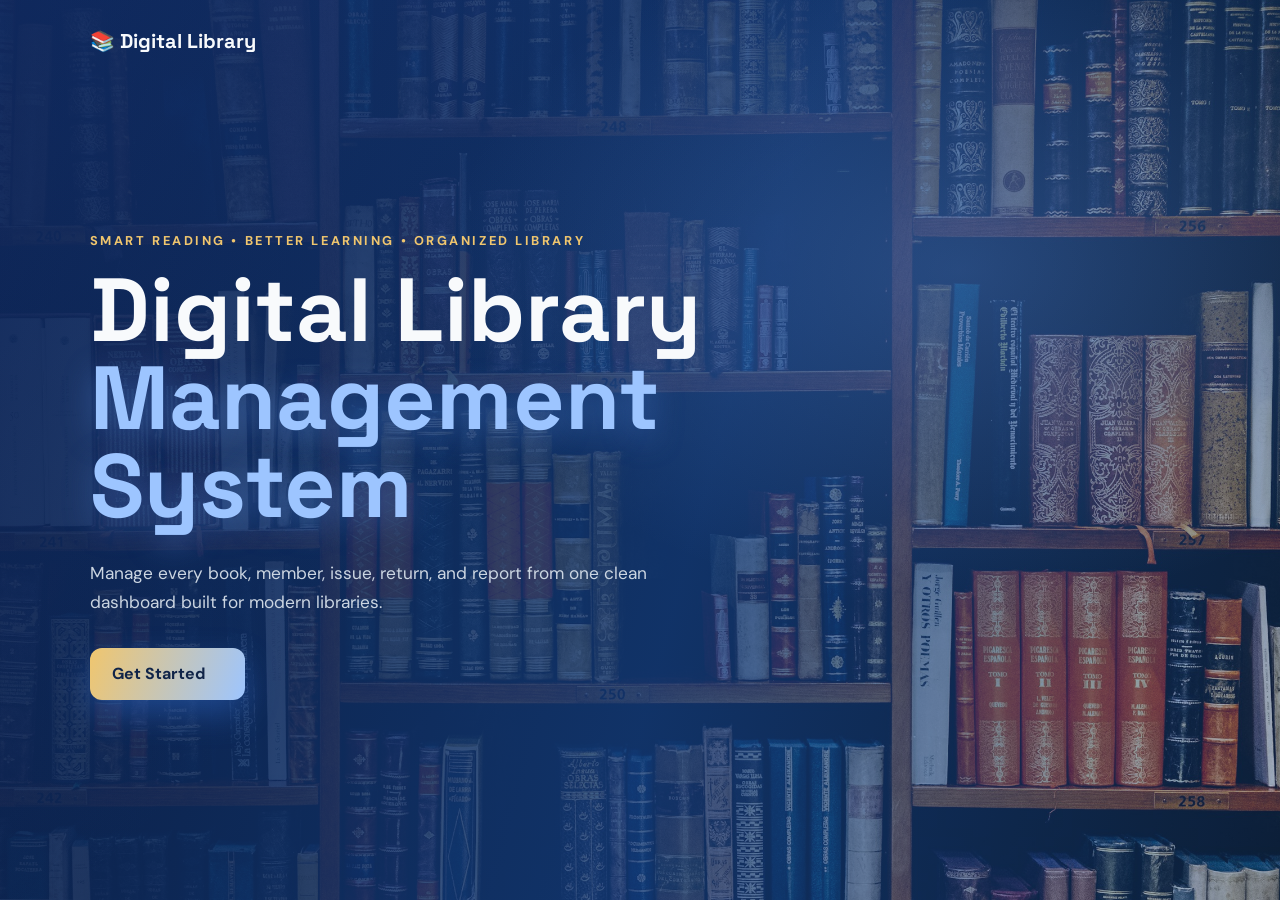
<file: index.html>
<!DOCTYPE html>
<html lang="en">

<head>
    <meta charset="UTF-8">
    <meta name="viewport" content="width=device-width, initial-scale=1.0">

    <title>Digital Library Management System</title>

    <link rel="stylesheet" href="css/style.css">
</head>

<body>

    <!-- Navigation -->
    <header class="navbar">
        <div class="logo">
            📚 Digital Library
        </div>
    </header>


    <!-- Welcome Section -->
    <main class="hero">

        <div class="overlay"></div>

        <div class="hero-content">

            <p class="tagline">
                Smart reading • Better learning • Organized library
            </p>

            <h1>
                Digital Library
                <span>Management System</span>
            </h1>

            <p class="description">
                Manage every book, member, issue, return, and report from one clean dashboard built for modern libraries.
            </p>

            <div class="hero-actions">
                <a href="page/login.html" class="start-btn">
                    Get Started
                    <span></span>
                </a>
            </div>

          
        </div>

    </main>


</body>
</html>
</file>
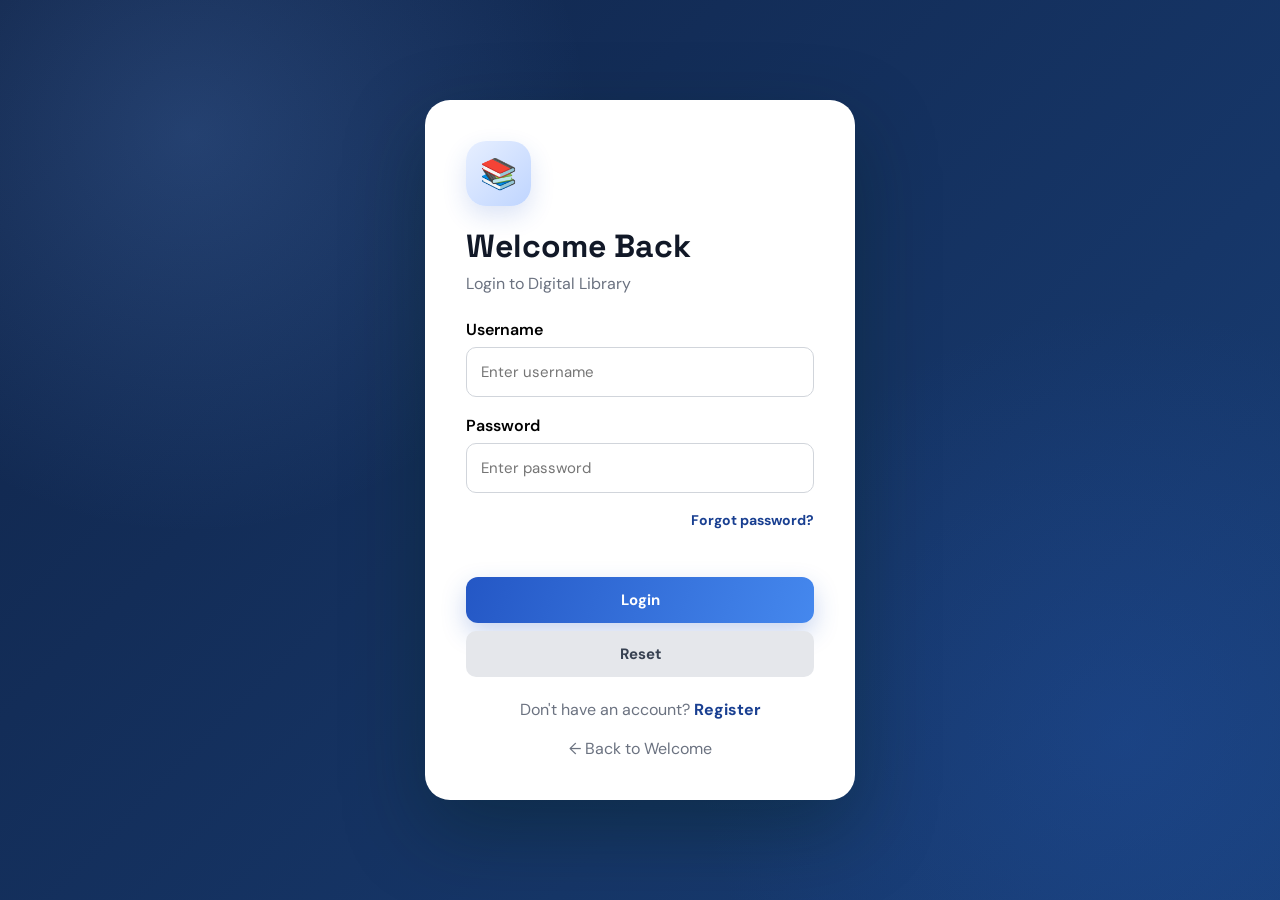
<file: page/dashbord.html>
<!DOCTYPE html>
<html lang="en">
<head>
    <meta charset="UTF-8">
    <meta name="viewport" content="width=device-width, initial-scale=1.0">
    <title>Dashboard | Digital Library</title>
    <link rel="stylesheet" href="../css/dashbord.css">
</head>
<body>
    <div class="dashboard-shell">
        <header class="topbar">
            <a class="brand" href="#dashboardSection" data-section="dashboardSection">
                <span class="brand-mark">📚</span>
                <span>Digital Library</span>
            </a>
            <nav class="nav-menu" aria-label="Main navigation">
                <a href="#dashboardSection" data-section="dashboardSection" class="active">Dashboard</a>
                <a href="#booksSection" data-section="booksSection">Books</a>
                <a href="#membersSection" data-section="membersSection">Members</a>
                <a href="#issueSection" data-section="issueSection">Issue Book</a>
                <a href="#returnSection" data-section="returnSection">Return Book</a>
                <a href="#reportsSection" data-section="reportsSection">Reports</a>
                <a href="#settingsSection" data-section="settingsSection">Settings</a>
                <a href="#aboutSection" data-section="aboutSection">About</a>
                <a href="#" class="logout" onclick="logout()">Logout</a>
            </nav>
        </header>

        <main class="main-content">
            <section class="dashboard-content dashboard-page" id="dashboardSection">
                <div class="welcome-block">
                    <h1>Welcome to Dashboard</h1>
                    <p>Digital Library Management System</p>
                </div>
                <div class="dashboard-metrics" aria-label="Library overview">
                    <a class="metric-card" href="#booksSection" data-section="booksSection">
                        <span class="metric-icon">📚</span>
                        <span class="metric-value" id="dashboardBookCount">0</span>
                        <span class="metric-label">Book titles</span>
                        <span class="metric-trend">View collection <span aria-hidden="true">↗</span></span>
                    </a>
                    <a class="metric-card" href="#membersSection" data-section="membersSection">
                        <span class="metric-icon">👥</span>
                        <span class="metric-value" id="dashboardMemberCount">0</span>
                        <span class="metric-label">Library members</span>
                        <span class="metric-trend">View members <span aria-hidden="true">↗</span></span>
                    </a>
                    <a class="metric-card" href="#returnSection" data-section="returnSection">
                        <span class="metric-icon">📖</span>
                        <span class="metric-value" id="dashboardIssuedCount">0</span>
                        <span class="metric-label">Copies on loan</span>
                        <span class="metric-trend">Track active loans <span aria-hidden="true">↗</span></span>
                    </a>
                    <a class="metric-card" href="#issueSection" data-section="issueSection">
                        <span class="metric-icon">✨</span>
                        <span class="metric-value" id="dashboardAvailableCount">0</span>
                        <span class="metric-label">Available copies</span>
                        <span class="metric-trend">Issue a book <span aria-hidden="true">↗</span></span>
                    </a>
                </div>
                <div class="card-grid">
                    <a class="info-card" href="#booksSection" data-section="booksSection">
                        <div class="icon-box book-icon">📚</div>
                        <h2>Books</h2>
                        <p>Manage all library books and book details.</p>
                        <span class="card-button">View Books</span>
                    </a>
                    <a class="info-card" href="#membersSection" data-section="membersSection">
                        <div class="icon-box member-icon">👥</div>
                        <h2>Members</h2>
                        <p>Add, view and manage library members.</p>
                        <span class="card-button">View Members</span>
                    </a>
                    <a class="info-card" href="#issueSection" data-section="issueSection">
                        <div class="icon-box issue-icon">📤</div>
                        <h2>Issue Book</h2>
                        <p>Issue books to registered library members.</p>
                        <span class="card-button">Issue Book</span>
                    </a>
                    <a class="info-card" href="#returnSection" data-section="returnSection">
                        <div class="icon-box return-icon">📥</div>
                        <h2>Return Book</h2>
                        <p>Track and complete returned books.</p>
                        <span class="card-button">Return Book</span>
                    </a>
                    <a class="info-card" href="#reportsSection" data-section="reportsSection">
                        <div class="icon-box report-icon">📊</div>
                        <h2>Reports</h2>
                        <p>Check library overview and activity.</p>
                        <span class="card-button">View Reports</span>
                    </a>
                    <a class="info-card" href="#aboutSection" data-section="aboutSection">
                        <div class="icon-box about-icon">ℹ️</div>
                        <h2>About</h2>
                        <p>Learn more about the library system.</p>
                        <span class="card-button">About</span>
                    </a>
                </div>
            </section>

            <section class="management-section" id="booksSection" hidden>
                <div class="section-heading">
                    <div><h1>Book Management</h1><p class="section-description">Add, edit, search and manage books.</p></div>
                    <button id="showBookForm" class="action-btn" type="button">+ Add Book</button>
                </div>
                <div class="book-search book-search-row">
                    <input id="bookSearch" type="search" aria-label="Search books" placeholder="Search by ID, name, author, category...">
                    <button id="clearBookSearch" class="clear-btn" type="button">Clear</button>
                </div>
                <div class="book-bulk-actions">
                    <label class="select-all"><input id="selectAllBooks" type="checkbox"> Select All</label>
                    <button id="deleteSelectedBooks" class="delete-selected-btn" type="button">▣ Delete Selected</button>
                </div>
                <p id="bookSelectionCount" class="selection-count" aria-live="polite">0 books selected</p>
                <div class="table-wrapper">
                    <table class="book-table">
                        <thead>
                            <tr>
                                <th class="select-column">Select <input id="booksHeaderSelectAll" type="checkbox" aria-label="Select all visible books"></th>
                                <th>Book ID</th>
                                <th>Book Name</th>
                                <th>Author</th>
                                <th>Category</th>
                                <th>Publisher</th>
                                <th>Year</th>
                                <th>Quantity</th>
                                <th>Action</th>
                            </tr>
                        </thead>
                        <tbody id="booksList"></tbody>
                    </table>
                </div>
            </section>

            <section class="management-section" id="membersSection" hidden>
                <div class="section-heading">
                    <div><h1>Member Management</h1><p class="section-description">Add, edit, search and manage library members.</p></div>
                    <button id="showMemberForm" class="action-btn" type="button">+ Add Member</button>
                </div>
                <div class="book-search">
                    <label for="memberSearch">Search members</label>
                    <input id="memberSearch" type="search" placeholder="Search by member ID or name">
                </div>
                <p id="memberStatusMessage" class="form-message" aria-live="polite"></p>
                <div class="table-wrapper">
                    <table class="book-table member-table">
                        <thead><tr><th>Member ID</th><th>Name</th><th>Email</th><th>Mobile</th><th>Action</th></tr></thead>
                        <tbody id="membersList"></tbody>
                    </table>
                </div>
            </section>

            <section class="management-section" id="issueSection" hidden>
                <div class="issue-page-heading">
                    <p class="eyebrow">Library Management</p>
                    <h1>Issue a Book</h1>
                    <p>Assign an available book to a registered member and track active loans.</p>
                </div>
                <div class="issue-card">
                    <div class="issue-card-heading">
                        <h2>New Issue</h2>
                        <p>Select a member and a book to issue.</p>
                    </div>
                    <form id="issueForm" class="data-form issue-form">
                        <label class="issue-field" for="issueMember">Member Name
                            <select id="issueMember" required><option value="">Select Member</option></select>
                        </label>
                        <label class="issue-field" for="issueBook">Book Name
                            <select id="issueBook" required><option value="">Select Book</option></select>
                        </label>
                        <label class="issue-field" for="issueQuantity">Quantity
                            <input id="issueQuantity" type="number" value="1" min="1" step="1" required>
                        </label>
                        <label class="issue-field" for="issueDate">Issue Date
                            <input id="issueDate" type="date" required>
                        </label>
                        <label class="issue-field" for="issueReturnDate">Due Date
                            <input id="issueReturnDate" type="date" required>
                        </label>
                        <button class="action-btn" type="submit">Issue Book</button>
                    </form>
                </div>
                <p id="issueMessage" class="form-message" aria-live="polite"></p>
                <div id="issuedList" class="data-list"></div>
            </section>

            <section class="management-section" id="returnSection" hidden>
                <h1 class="return-page-title">Return Book</h1>
                <div class="return-table-wrapper">
                    <table class="return-table">
                        <thead>
                            <tr>
                                <th>Issue ID</th>
                                <th>Member Name</th>
                                <th>Book Name</th>
                                <th>Quantity</th>
                                <th>Issue Date</th>
                                <th>Return Date</th>
                                <th>Status</th>
                                <th>Action</th>
                            </tr>
                        </thead>
                        <tbody id="returnTableBody"></tbody>
                    </table>
                </div>
                <p id="returnMessage" class="form-message" aria-live="polite"></p>
                <div class="return-reports">
                    <h2>Library Reports</h2>
                    <div id="returnReportSummary" class="report-summary"></div>
                </div>
            </section>

            <section class="management-section" id="reportsSection" hidden>
                <div class="reports-heading">
                    <h1>Library Reports</h1>
                    <p>View your library summary and book details.</p>
                </div>
                <div id="reportSummary" class="report-summary"></div>
                <div class="book-report-card">
                    <h2>Book Details Report</h2>
                    <label class="report-search-label" for="reportBookSearch">Search books</label>
                    <input id="reportBookSearch" class="report-book-search" type="search" placeholder="Search by Book ID, name, author or category...">
                    <div class="report-table-wrapper">
                        <table class="report-book-table">
                            <thead>
                                <tr>
                                    <th>Book ID</th>
                                    <th>Book Name</th>
                                    <th>Author</th>
                                    <th>Category</th>
                                    <th>Quantity</th>
                                </tr>
                            </thead>
                            <tbody id="reportBooksList"></tbody>
                        </table>
                    </div>
                </div>
            </section>

            <section class="management-section" id="aboutSection" hidden>
                <div class="section-heading"><div><p class="eyebrow">Digital Library</p><h1>About</h1></div></div>
                <p class="about-copy">Manage books, members, issue records, and returns from one simple dashboard.</p>
            </section>

            <section class="management-section" id="settingsSection" hidden>
                <div class="section-heading"><div><p class="eyebrow">Preferences</p><h1>Settings</h1></div></div>
                <form id="settingsForm" class="data-form settings-form">
                    <div class="setting-field"><label for="libraryName">Library name</label><input id="libraryName" type="text" required></div>
                    <div class="setting-field"><label for="libraryEmail">Library email</label><input id="libraryEmail" type="email" required></div>
                    <div class="setting-field"><label for="libraryPhone">Library phone</label><input id="libraryPhone" type="tel"></div>
                    <div class="setting-field"><label for="libraryAddress">Library address</label><input id="libraryAddress" type="text"></div>
                    <div class="setting-field"><label for="loanPeriodDays">Loan period (days)</label><input id="loanPeriodDays" type="number" min="1" required></div>
                    <div class="setting-field"><label for="maxBooksPerMember">Maximum books per member</label><input id="maxBooksPerMember" type="number" min="1" required></div>
                    <div class="setting-field"><label for="overdueFine">Overdue fine per day</label><input id="overdueFine" type="number" min="0" step="0.01" required></div>
                    <div class="setting-field">
                        <label id="openingTimeLabel">Opening time</label>
                        <div class="time-inputs" role="group" aria-labelledby="openingTimeLabel">
                            <input id="openingTimeHour" type="number" min="1" max="12" placeholder="HH" aria-label="Opening time hour">
                            <span>:</span><input id="openingTimeMinute" type="number" min="0" max="59" placeholder="MM" aria-label="Opening time minute">
                            <select id="openingTimePeriod" aria-label="Opening time AM or PM"><option value="AM">AM</option><option value="PM">PM</option></select>
                        </div>
                    </div>
                    <div class="setting-field">
                        <label id="closingTimeLabel">Closing time</label>
                        <div class="time-inputs" role="group" aria-labelledby="closingTimeLabel">
                            <input id="closingTimeHour" type="number" min="1" max="12" placeholder="HH" aria-label="Closing time hour">
                            <span>:</span><input id="closingTimeMinute" type="number" min="0" max="59" placeholder="MM" aria-label="Closing time minute">
                            <select id="closingTimePeriod" aria-label="Closing time AM or PM"><option value="AM">AM</option><option value="PM">PM</option></select>
                        </div>
                    </div>
                    <button class="action-btn" type="submit">Save Settings</button>
                </form>
                <p id="settingsMessage" class="form-message" aria-live="polite"></p>
            </section>
        </main>
        <div id="bookModal" class="modal-overlay" hidden aria-hidden="true">
            <section class="book-modal" role="dialog" aria-modal="true" aria-labelledby="bookModalTitle">
                <div class="modal-heading">
                    <div>
                        <h2 id="bookModalTitle">Add New Book</h2>
                        <p>Enter the book details.</p>
                    </div>
                    <button id="closeBookModal" class="modal-close" type="button" aria-label="Close dialog">×</button>
                </div>
                <form id="bookForm" class="data-form">
                    <label class="book-field">Book ID
                        <input id="bookId" type="text" placeholder="Example: BK001">
                    </label>
                    <label class="book-field">Book Name
                        <input id="bookTitle" type="text" placeholder="Enter book name" required>
                    </label>
                    <label class="book-field">Author
                        <input id="bookAuthor" type="text" placeholder="Enter author name" required>
                    </label>
                    <label class="book-field">Category
                        <input id="bookCategory" type="text" placeholder="Enter category" required>
                    </label>
                    <label class="book-field">Publisher
                        <input id="bookPublisher" type="text" placeholder="Enter publisher" required>
                    </label>
                    <label class="book-field">Year
                        <input id="bookYear" type="number" placeholder="Publication year" min="1" required>
                    </label>
                    <label class="book-field">Quantity
                        <input id="bookQuantity" type="number" placeholder="Number of copies" min="1" step="1" required>
                    </label>
                    <p id="bookMessage" class="form-message" aria-live="polite"></p>
                    <div class="modal-actions">
                        <button id="bookSubmitButton" class="action-btn" type="submit">Add Book</button>
                        <button id="cancelBookEdit" class="cancel-btn" type="button">Cancel</button>
                    </div>
                </form>
            </section>
        </div>
        <div id="memberModal" class="modal-overlay" hidden aria-hidden="true">
            <section class="book-modal" role="dialog" aria-modal="true" aria-labelledby="memberModalTitle">
                <div class="modal-heading">
                    <div>
                        <h2 id="memberModalTitle">Add New Member</h2>
                        <p>Enter the member details.</p>
                    </div>
                    <button id="closeMemberModal" class="modal-close" type="button" aria-label="Close dialog">×</button>
                </div>
                <form id="memberForm" class="data-form">
                    <label class="book-field">Member ID
                        <input id="memberId" type="text" placeholder="Auto-generated if empty">
                    </label>
                    <label class="book-field">Member Name
                        <input id="memberName" type="text" placeholder="Enter member name" required>
                    </label>
                    <label class="book-field">Email Address
                        <input id="memberEmail" type="email" placeholder="Enter email address" required>
                    </label>
                    <label class="book-field">Mobile Number
                        <input id="memberPhone" type="tel" placeholder="10-digit mobile number" inputmode="numeric" maxlength="10" required>
                    </label>
                    <p id="memberMessage" class="form-message" aria-live="polite"></p>
                    <div class="modal-actions">
                        <button id="memberSubmitButton" class="action-btn" type="submit">Add Member</button>
                        <button id="cancelMemberEdit" class="cancel-btn" type="button">Cancel</button>
                    </div>
                </form>
            </section>
        </div>
        <footer class="footer-bar">© 2025 Digital Library Management System</footer>
    </div>
    <script src="../js/dashbord.js"></script>
</body>
</html>
</file>
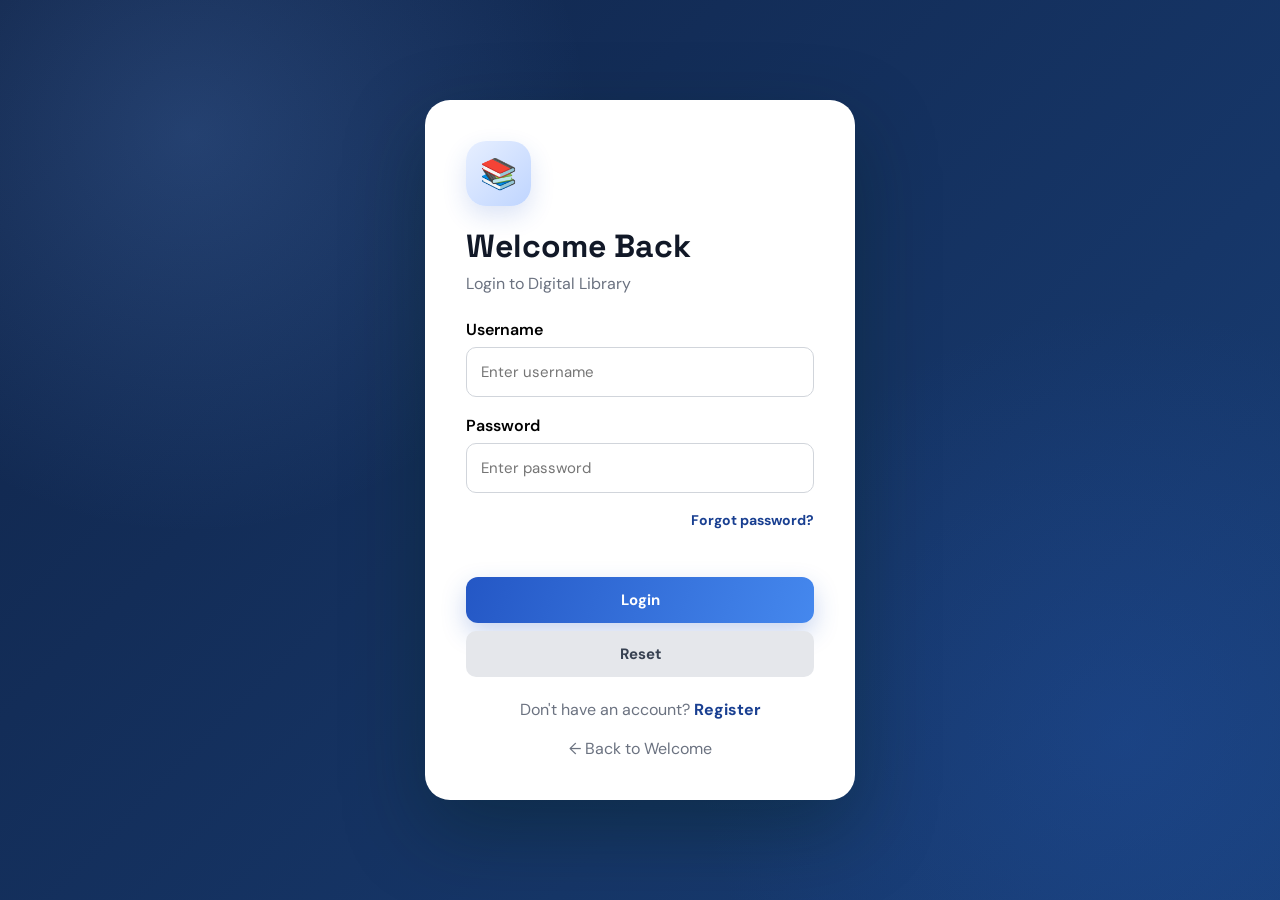
<file: page/login.html>
<!DOCTYPE html>
<html lang="en">

<head>

    <meta charset="UTF-8">

    <meta name="viewport"
          content="width=device-width, initial-scale=1.0">

    <title>Login | Digital Library</title>

    <link rel="stylesheet"
          href="../css/register.css">

</head>

<body class="auth-page">

    <div class="auth-card">

        <div class="auth-icon">
            📚
        </div>

        <h1>Welcome Back</h1>

        <p class="subtitle">
            Login to Digital Library
        </p>


        <form id="loginForm">

            <div class="form-group">

                <label for="username">
                    Username
                </label>

                <input
                    type="text"
                    id="username"
                    name="username"
                    required
                    placeholder="Enter username"
                >

            </div>


            <div class="form-group">

                <label for="password">
                    Password
                </label>

                <input
                    type="password"
                    id="password"
                    name="password"
                    required
                    placeholder="Enter password"
                >

            </div>


            <button type="button"
                    class="forgot-password"
                    onclick="forgotPassword()">
                Forgot password?
            </button>


            <p id="message" class="message"></p>


            <button type="submit"
                    id="loginButton"
                    class="btn primary-btn">
                Login
            </button>


            <button type="button"
                    class="btn reset-btn"
                    onclick="resetForm()">
                Reset
            </button>

        </form>

        <div id="forgotPasswordModal"
             class="modal hidden"
             aria-hidden="true">

            <div class="modal-content">

                <button type="button"
                        class="close-modal"
                        aria-label="Close recovery form"
                        onclick="closeForgotPasswordModal()">
                    ×
                </button>

                <h2>Reset Password</h2>

                <p class="modal-text">
                    Password recovery is not available in this demo. Please contact the library administrator.
                </p>

            </div>

        </div>


        <p class="register-text">
            Don't have an account?
            <a href="register.html">
                Register
            </a>
        </p>


        <a href="../index.html"
           class="back-link">
            ← Back to Welcome
        </a>


    </div>


    <script src="../js/login.js"></script>

</body>
</html>
</file>
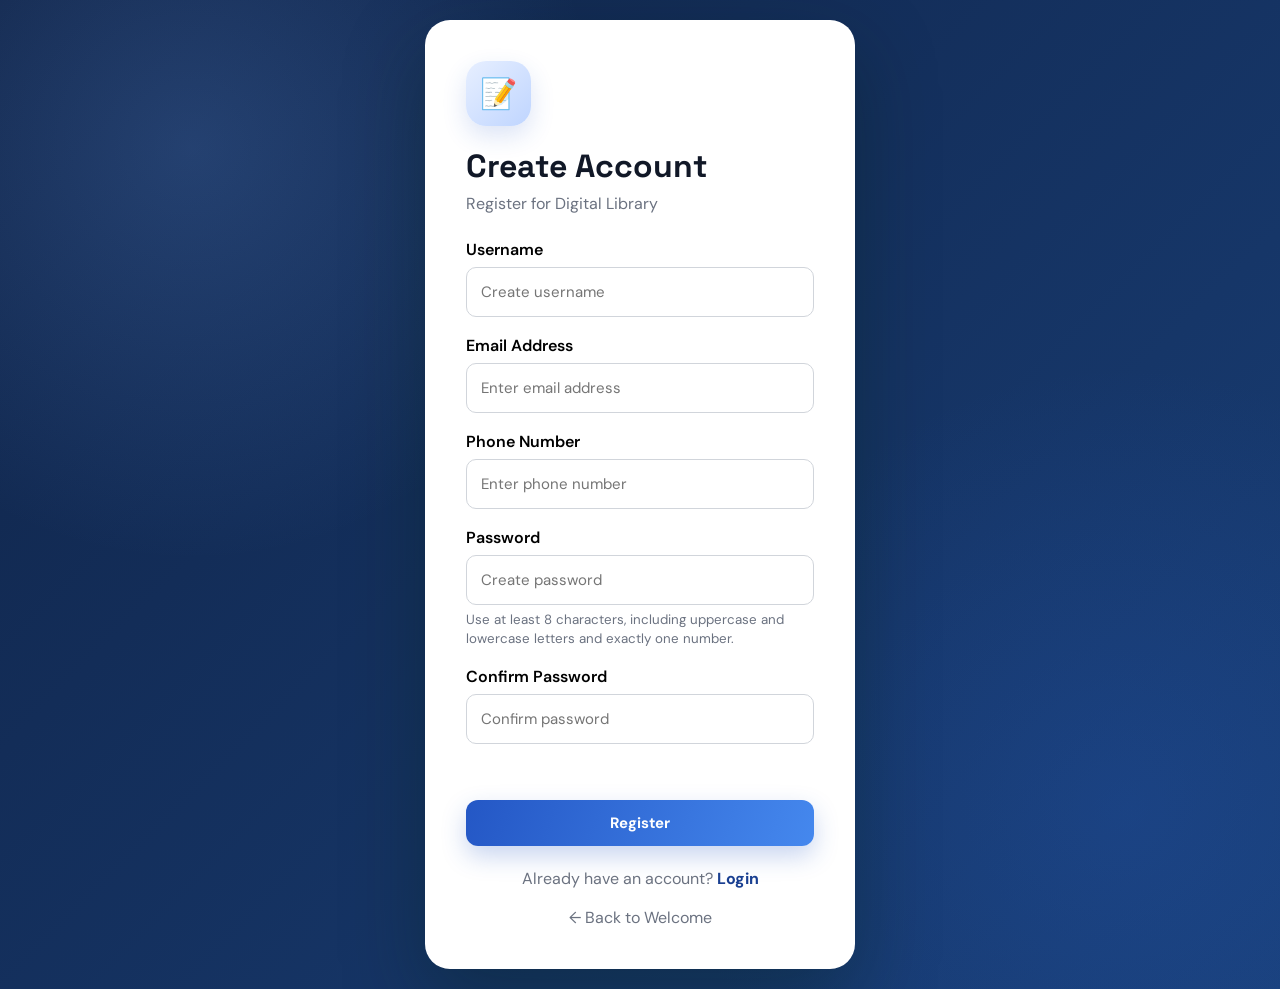
<file: page/register.html>
<!DOCTYPE html>
<html lang="en">

<head>

    <meta charset="UTF-8">

    <meta name="viewport"
          content="width=device-width, initial-scale=1.0">

    <title>Register | Digital Library</title>

    <link rel="stylesheet"
          href="../css/register.css">

</head>

<body class="auth-page">

    <div class="auth-card">

        <div class="auth-icon">
            📝
        </div>

        <h1>Create Account</h1>

        <p class="subtitle">
            Register for Digital Library
        </p>


        <form id="registerForm">

            <div class="form-group">

                <label for="username">
                    Username
                </label>

                <input
                    type="text"
                    id="username"
                    placeholder="Create username"
                    autocomplete="username"
                    required
                    minlength="3"
                    maxlength="20"
                    pattern="[A-Za-z0-9_]+"
                >

            </div>


            <div class="form-group">

                <label for="email">
                    Email Address
                </label>

                <input
                    type="email"
                    id="email"
                    placeholder="Enter email address"
                    autocomplete="email"
                    required
                >

            </div>


            <div class="form-group">

                <label for="phone">
                    Phone Number
                </label>

                <input
                    type="tel"
                    id="phone"
                    placeholder="Enter phone number"
                    autocomplete="tel"
                    inputmode="numeric"
                    required
                >

            </div>


            <div class="form-group">

                <label for="password">
                    Password
                </label>

                <input
                    type="password"
                    id="password"
                    placeholder="Create password"
                    autocomplete="new-password"
                    required
                    minlength="8"
                >
                <small>Use at least 8 characters, including uppercase and lowercase letters and exactly one number.</small>

            </div>


            <div class="form-group">

                <label for="confirmPassword">
                    Confirm Password
                </label>

                <input
                    type="password"
                    id="confirmPassword"
                    placeholder="Confirm password"
                    autocomplete="new-password"
                    required
                >

            </div>


            <p id="registerMessage"
               class="message">
            </p>


            <button type="submit"
                    class="btn primary-btn">
                Register
            </button>

        </form>


        <p class="register-text">
            Already have an account?
            <a href="login.html">
                Login
            </a>
        </p>


        <a href="../index.html"
           class="back-link">
            ← Back to Welcome
        </a>

    </div>


    <script src="../js/register.js"></script>

</body>
</html>
</file>
<file: css/style.css>
@import url('https://fonts.googleapis.com/css2?family=DM+Sans:wght@400;500;600;700&family=Space+Grotesk:wght@600;700&display=swap');

:root {
    --ink: #f8fafc;
    --muted: #cbd5e1;
    --accent: #82d6ad;
    --accent-dark: #54b987;
    --navy: #102a22;
}

* {
    margin: 0;
    padding: 0;
    box-sizing: border-box;
}

body {
    min-height: 100vh;
    color: var(--ink);
    font-family: "DM Sans", sans-serif;
    background: var(--navy);
}

.navbar {
    position: absolute;
    top: 0;
    left: 0;
    z-index: 2;
    display: flex;
    align-items: center;
    justify-content: space-between;
    width: 100%;
    padding: 28px 7vw;
}

.logo {
    font-family: "Space Grotesk", sans-serif;
    font-size: 1.25rem;
    font-weight: 700;
}

.login-link,
.start-btn {
    color: var(--ink);
    text-decoration: none;
}

.login-link {
    padding: 10px 18px;
    border: 1px solid rgba(248, 250, 252, 0.45);
    border-radius: 8px;
    transition: background 0.2s ease, border-color 0.2s ease;
}

.login-link:hover {
    background: rgba(248, 250, 252, 0.12);
    border-color: var(--ink);
}

.hero {
    position: relative;
    display: flex;
    align-items: center;
    min-height: 100vh;
    padding: 140px 7vw 80px;
    background: linear-gradient(90deg, rgba(16, 42, 34, 0.94) 0%, rgba(16, 42, 34, 0.76) 52%, rgba(16, 42, 34, 0.42) 100%), url('../asset/library.jpg') center / cover;
}

.overlay {
    position: absolute;
    inset: 0;
    background: linear-gradient(135deg, rgba(130, 214, 173, 0.18), transparent 40%);
}

.hero-content {
    position: relative;
    max-width: 700px;
}

.tagline {
    margin-bottom: 18px;
    color: var(--accent);
    font-size: 0.8rem;
    font-weight: 700;
    letter-spacing: 0.18em;
    text-transform: uppercase;
}

h1 {
    max-width: 650px;
    font-family: "Space Grotesk", sans-serif;
    font-size: clamp(2.8rem, 7vw, 5.8rem);
    line-height: 0.98;
}

h1 span {
    display: block;
    color: var(--accent);
}

.description {
    max-width: 560px;
    margin: 28px 0 30px;
    color: var(--muted);
    font-size: 1.08rem;
    line-height: 1.7;
}

.hero-actions {
    display: flex;
    flex-wrap: wrap;
    align-items: center;
    gap: 18px;
    margin-bottom: 28px;
}

.start-btn,
.secondary-btn {
    display: inline-flex;
    align-items: center;
    justify-content: center;
    min-height: 52px;
    padding: 0 22px;
    border-radius: 12px;
    text-decoration: none;
    font-weight: 700;
    transition: transform 0.2s ease, box-shadow 0.2s ease, background 0.2s ease;
}

.start-btn {
    gap: 18px;
    background: var(--accent);
    color: #102a22;
    box-shadow: 0 18px 35px rgba(130, 214, 173, 0.28);
}

.secondary-btn {
    border: 1px solid rgba(248, 250, 252, 0.35);
    color: var(--ink);
    background: rgba(15, 23, 42, 0.28);
}

.start-btn:hover,
.secondary-btn:hover {
    transform: translateY(-2px);
}

.start-btn span {
    font-size: 1.35rem;
    line-height: 1;
}

.feature-list {
    display: flex;
    flex-wrap: wrap;
    gap: 12px;
}

.feature-list span {
    padding: 10px 14px;
    border: 1px solid rgba(248, 250, 252, 0.15);
    border-radius: 999px;
    background: rgba(15, 23, 42, 0.25);
    color: var(--muted);
    font-size: 0.9rem;
}

@media (max-width: 600px) {
    .navbar {
        padding: 22px 6vw;
    }

    .logo {
        font-size: 1rem;
    }

    .hero {
        padding: 130px 6vw 60px;
        background-position: 62% center;
    }

    .hero-actions {
        flex-direction: column;
        align-items: flex-start;
    }

    .start-btn,
    .secondary-btn {
        width: 100%;
    }
}

.hero {
    background-image:
        linear-gradient(105deg, rgba(5, 35, 25, 0.97) 0%, rgba(9, 77, 48, 0.82) 55%, rgba(16, 62, 45, 0.34) 100%),
        url('../asset/library.jpg');
    background-size: cover;
    animation: welcome-hero-in 0.8s ease both;
}

.overlay {
    background:
        radial-gradient(ellipse at 75% 30%, rgba(130, 214, 173, 0.2), transparent 38%),
        linear-gradient(135deg, rgba(18, 92, 63, 0.16), transparent 45%);
}

.tagline {
    color: #f0cb78;
    letter-spacing: 0.2em;
}

.hero-content h1 span {
    color: #8fe0ae;
    text-shadow: 0 8px 32px rgba(84, 185, 135, 0.38);
}

.start-btn {
    position: relative;
    overflow: hidden;
    background: linear-gradient(110deg, #f1d287, #9be0ad);
    box-shadow: 0 14px 32px rgba(62, 177, 119, 0.32);
    transition: transform 0.22s ease, box-shadow 0.22s ease, filter 0.22s ease;
}

.start-btn:hover {
    transform: translateY(-3px);
    filter: brightness(1.04);
    box-shadow: 0 19px 38px rgba(62, 177, 119, 0.4);
}

@keyframes welcome-hero-in {
    from { opacity: 0; }
    to { opacity: 1; }
}

@media (prefers-reduced-motion: reduce) {
    *,
    *::before,
    *::after {
        animation-duration: 0.01ms !important;
        animation-iteration-count: 1 !important;
        scroll-behavior: auto !important;
        transition-duration: 0.01ms !important;
    }
}

:root {
    --accent: #9dc5ff;
    --accent-dark: #68a2f5;
    --navy: #102448;
}

.hero {
    background-image:
        linear-gradient(105deg, rgba(10, 29, 68, 0.97) 0%, rgba(20, 61, 126, 0.82) 55%, rgba(31, 82, 158, 0.34) 100%),
        url('../asset/library.jpg');
}

.overlay {
    background:
        radial-gradient(ellipse at 75% 30%, rgba(115, 164, 245, 0.24), transparent 38%),
        linear-gradient(135deg, rgba(36, 87, 197, 0.2), transparent 45%);
}

.tagline {
    color: #f0c66e;
}

.hero-content h1 span {
    color: #9dc5ff;
    text-shadow: 0 8px 32px rgba(91, 148, 239, 0.42);
}

.start-btn {
    background: linear-gradient(110deg, #f0c66e, #9dc5ff);
    color: #102448;
    box-shadow: 0 14px 32px rgba(57, 121, 227, 0.38);
}

.start-btn:hover {
    box-shadow: 0 19px 38px rgba(57, 121, 227, 0.48);
}
</file>
<file: css/dashbord.css>
* {
    box-sizing: border-box;
    margin: 0;
    padding: 0;
}

[hidden] {
    display: none !important;
}

body {
    min-height: 100vh;
    background: #e8edf4;
    color: #1f2937;
    font-family: Arial, sans-serif;
}

.dashboard-shell {
    min-height: 100vh;
    background: #edf1f7;
    display: flex;
    flex-direction: column;
}

.topbar {
    display: flex;
    align-items: center;
    justify-content: space-between;
    gap: 20px;
    padding: 10px 18px;
    background: linear-gradient(90deg, #3d67d6, #3a63d0);
    box-shadow: 0 1px 3px rgba(0, 0, 0, 0.1);
    color: #fff;
}

.brand {
    display: flex;
    align-items: center;
    gap: 8px;
    color: inherit;
    font-size: 1.05rem;
    font-weight: 700;
    text-decoration: none;
    white-space: nowrap;
}

.brand-mark {
    font-size: 1.2rem;
}

.nav-menu {
    display: flex;
    align-items: center;
    flex-wrap: wrap;
    gap: 6px;
}

.nav-menu a {
    padding: 7px 9px;
    border-radius: 4px;
    color: rgba(255, 255, 255, 0.92);
    font-size: 0.75rem;
    font-weight: 600;
    text-decoration: none;
    transition: background 0.2s ease;
}

.nav-menu a:hover,
.nav-menu a.active {
    background: rgba(255, 255, 255, 0.14);
}

.nav-menu .logout {
    margin-left: 6px;
    background: rgba(255, 255, 255, 0.12);
}

.main-content {
    width: min(100% - 32px, 980px);
    margin: 16px auto 0;
    padding: 26px 30px 28px;
    background: #f2f3f5;
    flex: 1;
}

.footer-bar {
    margin-top: 20px;
    padding: 11px 20px;
    background: #3f64d5;
    color: #fff;
    font-size: 0.72rem;
    text-align: center;
}

.welcome-block {
    margin-bottom: 26px;
    text-align: center;
}

.welcome-block h1 {
    margin-bottom: 4px;
    color: #202938;
    font-size: 2rem;
}

.welcome-block p {
    color: #58667a;
    font-size: 0.92rem;
}

.card-grid {
    display: grid;
    grid-template-columns: repeat(3, minmax(0, 1fr));
    gap: 18px;
}

.info-card {
    display: flex;
    flex-direction: column;
    padding: 18px 16px 14px;
    border: 1px solid #e6e9ef;
    border-radius: 12px;
    background: #fff;
    box-shadow: 0 3px 8px rgba(15, 23, 42, 0.07);
    color: inherit;
    text-decoration: none;
    transition: transform 0.18s ease, box-shadow 0.18s ease;
}

.info-card:hover {
    transform: translateY(-2px);
    box-shadow: 0 7px 14px rgba(15, 23, 42, 0.1);
}

.icon-box {
    display: flex;
    align-items: center;
    justify-content: center;
    width: 44px;
    height: 44px;
    margin: 0 auto 12px;
    border-radius: 8px;
    font-size: 1.65rem;
}

.book-icon { background: #e2f6ec; }
.member-icon { background: #eee9ff; }
.issue-icon { background: #e6f0ff; }
.return-icon { background: #fff3d7; }
.report-icon { background: #ffede2; }
.about-icon { background: #e5f4f7; }

.info-card h2 {
    margin-bottom: 7px;
    color: #1f2937;
    font-size: 1rem;
    text-align: center;
}

.info-card p {
    min-height: 34px;
    margin-bottom: 14px;
    color: #697586;
    font-size: 0.76rem;
    line-height: 1.45;
    text-align: center;
}

.card-button {
    display: block;
    margin-top: auto;
    padding: 8px 10px;
    border-radius: 6px;
    background: linear-gradient(90deg, #3b85f3, #4d7ae9);
    color: #fff;
    font-size: 0.74rem;
    font-weight: 700;
    text-align: center;
}

.management-section {
    padding: 22px;
    border: 1px solid #e2e7ee;
    border-radius: 10px;
    background: #fff;
    box-shadow: 0 3px 10px rgba(15, 23, 42, 0.04);
}

#issueSection.management-section {
    padding: 0;
    border: 0;
    background: transparent;
    box-shadow: none;
}

.issue-page-heading {
    margin: 0 0 26px;
}

.issue-page-heading h1 {
    color: #173d82;
    font-size: 1.65rem;
}

.issue-page-heading > p:last-child {
    margin-top: 8px;
    color: #748198;
    font-size: 0.82rem;
}

.issue-card {
    width: min(100%, 560px);
    margin-left: auto;
    padding: 20px 24px 24px;
    border: 1px solid #e6ebf3;
    border-radius: 12px;
    background: #fff;
    box-shadow: 0 14px 36px rgba(31, 57, 101, 0.1);
}

.issue-card-heading {
    margin-bottom: 20px;
}

.issue-card-heading h2 {
    color: #25334b;
    font-size: 1.05rem;
}

.issue-card-heading p {
    margin-top: 6px;
    color: #7a879b;
    font-size: 0.76rem;
}

.issue-form.data-form {
    grid-template-columns: 1fr;
    gap: 12px;
    margin-bottom: 0;
}

.issue-field {
    display: block;
    color: #34425a;
    font-size: 0.72rem;
    font-weight: 700;
}

.issue-form input,
.issue-form select {
    display: block;
    min-height: 38px;
    margin-top: 6px;
    border-color: #e0e6ef;
    border-radius: 7px;
    background: #fff;
    color: #536078;
    font-size: 0.78rem;
}

.issue-form .action-btn {
    min-height: 40px;
    margin-top: 5px;
}

#issueMessage {
    width: min(100%, 560px);
    margin: 12px 0 0 auto;
}

#issuedList {
    width: min(100%, 560px);
    margin-left: auto;
}

.section-heading {
    display: flex;
    align-items: center;
    justify-content: space-between;
    gap: 16px;
    margin-bottom: 20px;
}

.section-heading h1 {
    font-size: 1.7rem;
}

.section-description {
    margin-top: 5px;
    color: #697586;
    font-size: 0.82rem;
}

.book-bulk-actions {
    display: flex;
    align-items: center;
    justify-content: space-between;
    gap: 12px;
    margin: 10px 0 6px;
}

.book-bulk-actions .select-all {
    display: inline-flex;
    align-items: center;
    gap: 6px;
    margin: 0;
    color: #374151;
    font-size: 0.78rem;
}

.book-bulk-actions input,
.select-column input {
    width: 14px;
    height: 14px;
    accent-color: #536fe0;
}

.delete-selected-btn {
    min-height: 32px;
    padding: 7px 11px;
    border: 0;
    border-radius: 5px;
    background: #e64e4e;
    color: #fff;
    font-size: 0.73rem;
    font-weight: 700;
    cursor: pointer;
}

.delete-selected-btn:hover,
.delete-btn:hover {
    background: #cf3e3e;
}

.selection-count {
    margin-bottom: 10px;
    color: #697586;
    font-size: 0.74rem;
}

.book-search-row {
    display: flex;
    align-items: center;
    gap: 10px;
    margin-bottom: 10px;
}

.book-search-row input {
    flex: 1;
    min-width: 0;
    min-height: 36px;
    padding: 0 10px;
    border: 1px solid #d1d5db;
    border-radius: 5px;
    background: #fff;
    font-size: 0.78rem;
}

.clear-btn {
    min-width: 68px;
    min-height: 36px;
    border: 0;
    border-radius: 5px;
    background: #a7a7a7;
    color: #fff;
    font-size: 0.75rem;
    font-weight: 700;
    cursor: pointer;
}

.clear-btn:hover {
    background: #888;
}

.select-column {
    width: 54px;
    text-align: center !important;
}

.book-table .select-column input {
    vertical-align: middle;
}

.book-table td.select-column {
    background: #fff;
}

.book-table td.table-actions {
    display: flex;
    align-items: center;
    gap: 6px;
}

.book-table .table-actions .edit-btn,
.book-table .table-actions .delete-btn {
    min-height: 26px;
    padding: 5px 9px;
    font-size: 0.7rem;
}

.eyebrow {
    margin-bottom: 5px;
    color: #536ed2;
    font-size: 0.72rem;
    font-weight: 700;
    letter-spacing: 0.08em;
    text-transform: uppercase;
}

.book-search {
    margin-bottom: 16px;
}

.book-search label,
.setting-field label,
.field-label {
    display: block;
    margin-bottom: 6px;
    color: #4b5563;
    font-size: 0.82rem;
    font-weight: 700;
}

.book-search input,
.data-form input,
.data-form select {
    width: 100%;
    min-height: 42px;
    padding: 0 12px;
    border: 1px solid #d1d5db;
    border-radius: 6px;
    background: #f9fafb;
    color: #111827;
    font: inherit;
}

.book-search input:focus,
.data-form input:focus,
.data-form select:focus {
    border-color: #6079df;
    outline: 3px solid rgba(96, 121, 223, 0.12);
}

.data-form {
    display: grid;
    grid-template-columns: repeat(2, minmax(0, 1fr));
    gap: 12px;
    margin-bottom: 16px;
}

#bookForm {
    grid-template-columns: repeat(4, minmax(0, 1fr));
}

#memberForm {
    grid-template-columns: repeat(3, minmax(0, 1fr));
}

.action-btn,
.cancel-btn,
.edit-btn,
.delete-btn {
    min-height: 38px;
    padding: 8px 13px;
    border: 0;
    border-radius: 6px;
    font: inherit;
    font-size: 0.8rem;
    font-weight: 700;
    cursor: pointer;
}

.action-btn {
    background: #4b70d8;
    color: #fff;
}

.action-btn:hover {
    background: #3e5fbe;
}

.cancel-btn {
    background: #e5e7eb;
    color: #374151;
}

.form-message {
    min-height: 20px;
    margin: 0 0 12px;
    font-size: 0.84rem;
}

.success-message { color: #15803d; }
.error-message { color: #b91c1c; }

.table-wrapper {
    overflow-x: auto;
}

.book-table {
    width: 100%;
    min-width: 700px;
    border-collapse: collapse;
    text-align: left;
}

.book-table th,
.book-table td {
    padding: 11px 10px;
    border-bottom: 1px solid #e5e7eb;
    white-space: nowrap;
}

.book-table th {
    background: #536fe0;
    color: #fff;
    font-size: 0.76rem;
    font-weight: 700;
}

.book-table td {
    color: #374151;
    font-size: 0.82rem;
}

.table-actions {
    display: flex;
    gap: 7px;
}

.edit-btn {
    min-height: 30px;
    background: #4f7de1;
    color: #fff;
}

.add-quantity-btn {
    min-height: 30px;
    padding: 5px 8px;
    border: 0;
    border-radius: 6px;
    background: #198754;
    color: #fff;
    font: inherit;
    font-size: 0.7rem;
    font-weight: 700;
    cursor: pointer;
}

.add-quantity-btn:hover {
    background: #146c43;
}

.delete-btn {
    min-height: 30px;
    background: #e64e4e;
    color: #fff;
}

.empty-table {
    padding: 22px !important;
    color: #6b7280 !important;
    text-align: center;
}

.data-list {
    display: grid;
    gap: 10px;
}

.data-row {
    display: flex;
    align-items: center;
    justify-content: space-between;
    gap: 14px;
    padding: 13px;
    border: 1px solid #e5e7eb;
    border-radius: 8px;
    background: #fafbff;
}

.data-row strong,
.data-row span {
    display: block;
}

.data-row strong {
    margin-bottom: 4px;
}

.data-row span,
.empty-state,
.about-copy {
    color: #6b7280;
    font-size: 0.84rem;
}

.report-summary {
    display: grid;
    grid-template-columns: repeat(4, minmax(0, 1fr));
    gap: 12px;
}

.report-summary div {
    padding: 16px;
    border-radius: 8px;
    background: #f1f4ff;
}

.report-summary strong,
.report-summary span {
    display: block;
}

.report-summary strong {
    margin-bottom: 5px;
    font-size: 1.7rem;
}

.report-summary span {
    color: #6b7280;
    font-size: 0.8rem;
}

#reportsSection.management-section {
    padding: 18px 22px 22px;
}

.reports-heading {
    margin-bottom: 20px;
    text-align: center;
}

.reports-heading h1 {
    color: #536fe0;
    font-size: 1.45rem;
}

.reports-heading p {
    margin-top: 6px;
    color: #748198;
    font-size: 0.76rem;
}

#reportSummary {
    gap: 12px;
    margin-bottom: 20px;
}

#reportSummary div {
    min-height: 66px;
    padding: 11px 10px;
    border: 1px solid #e2e9f5;
    border-top: 2px solid #6478ed;
    border-radius: 9px;
    background: #fff;
    box-shadow: 0 4px 12px rgba(28, 54, 100, 0.07);
    text-align: center;
}

#reportSummary strong {
    margin-bottom: 3px;
    color: #536fe0;
    font-size: 1.35rem;
}

#reportSummary span {
    color: #343b48;
    font-size: 0.72rem;
    font-weight: 600;
}

.book-report-card {
    padding: 16px;
    border: 1px solid #e4e9f2;
    border-radius: 10px;
    background: #fff;
    box-shadow: 0 5px 16px rgba(28, 54, 100, 0.07);
}

.book-report-card h2 {
    margin-bottom: 12px;
    color: #536fe0;
    font-size: 1rem;
}

.report-search-label {
    position: absolute;
    width: 1px;
    height: 1px;
    overflow: hidden;
    clip: rect(0, 0, 0, 0);
    white-space: nowrap;
}

.report-book-search {
    width: min(100%, 300px);
    min-height: 34px;
    margin-bottom: 12px;
    padding: 0 9px;
    border: 1px solid #dfe4ec;
    border-radius: 5px;
    background: #fff;
    font: inherit;
    font-size: 0.7rem;
}

.report-book-search:focus {
    border-color: #536fe0;
    outline: 3px solid rgba(83, 111, 224, 0.12);
}

.report-table-wrapper {
    overflow-x: auto;
}

.report-book-table {
    width: 100%;
    min-width: 520px;
    border-collapse: collapse;
    text-align: left;
}

.report-book-table th,
.report-book-table td {
    padding: 9px 10px;
    border-bottom: 1px solid #e8edf5;
    font-size: 0.7rem;
}

.report-book-table th {
    background: #6478ed;
    color: #fff;
    font-weight: 700;
}

.report-book-table tbody tr:last-child td {
    border-bottom: 0;
}

.report-empty {
    padding: 18px !important;
    color: #78849a;
    text-align: center;
}

.return-page-title {
    margin: 0 0 24px;
    color: #536fe0;
    font-size: 1.35rem;
    text-align: center;
}

#returnSection.management-section {
    padding: 12px 0 0;
    border: 0;
    background: transparent;
    box-shadow: none;
}

.return-table-wrapper {
    overflow-x: auto;
    padding: 10px;
    border: 1px solid #e3e8f1;
    border-radius: 10px;
    background: #fff;
    box-shadow: 0 5px 16px rgba(28, 54, 100, 0.08);
}

.return-table {
    width: 100%;
    min-width: 700px;
    border-collapse: collapse;
    text-align: center;
}

.return-table th,
.return-table td {
    padding: 11px 9px;
    border-bottom: 1px solid #e8edf5;
    font-size: 0.72rem;
    white-space: nowrap;
}

.return-table th {
    background: #6478ed;
    color: #fff;
    font-weight: 700;
}

.return-table tbody tr:last-child td {
    border-bottom: 0;
}

.return-empty {
    padding: 20px !important;
    color: #78849a;
}

.return-status {
    display: inline-block;
    padding: 4px 8px;
    border-radius: 999px;
    background: #e7f7ee;
    color: #18804b;
    font-size: 0.68rem;
    font-weight: 700;
}

.return-status.overdue {
    background: #fff0ef;
    color: #c33b35;
}

.return-action {
    min-height: 28px;
    padding: 5px 9px;
    font-size: 0.68rem;
}

.return-reports {
    margin-top: 22px;
}

.return-reports h2 {
    margin-bottom: 12px;
    color: #536fe0;
    font-size: 1.15rem;
    text-align: center;
}

#returnReportSummary {
    gap: 10px;
}

#returnReportSummary div {
    min-height: 74px;
    padding: 12px 10px;
    border: 1px solid #e2e9f5;
    border-top: 2px solid #6478ed;
    border-radius: 9px;
    background: #fff;
    box-shadow: 0 4px 12px rgba(28, 54, 100, 0.07);
    text-align: center;
}

#returnReportSummary strong {
    margin-bottom: 4px;
    color: #536fe0;
    font-size: 1.35rem;
}

.settings-form {
    grid-template-columns: repeat(2, minmax(0, 1fr));
}

.setting-field {
    display: grid;
    gap: 6px;
}

.time-inputs {
    display: grid;
    grid-template-columns: minmax(0, 1fr) auto minmax(0, 1fr) minmax(0, 1fr);
    align-items: center;
    gap: 7px;
}

.time-inputs span {
    color: #6b7280;
}

@media (max-width: 900px) {
    .topbar {
        flex-direction: column;
        align-items: flex-start;
    }

    .nav-menu {
        width: 100%;
    }

    .main-content {
        width: min(100% - 20px, 980px);
        padding: 22px 18px;
    }

    #bookForm,
    #memberForm {
        grid-template-columns: repeat(2, minmax(0, 1fr));
    }
}

@media (max-width: 640px) {
    .card-grid {
        grid-template-columns: repeat(2, minmax(0, 1fr));
    }

    .main-content {
        padding: 22px 12px;
    }

    .management-section {
        padding: 16px 12px;
    }

    .data-form,
    #bookForm,
    #memberForm,
    .settings-form {
        grid-template-columns: 1fr;
    }

    #reportSummary {
        grid-template-columns: repeat(4, minmax(0, 1fr));
        gap: 6px;
    }

    #reportSummary div {
        padding: 9px 4px;
    }

    #reportSummary strong {
        font-size: 1.15rem;
    }

    #reportSummary span {
        font-size: 0.62rem;
    }

    #returnReportSummary {
        grid-template-columns: repeat(4, minmax(0, 1fr));
        gap: 6px;
    }

    #returnReportSummary div {
        padding: 9px 4px;
    }

    #returnReportSummary strong {
        font-size: 1.15rem;
    }

    #returnReportSummary span {
        font-size: 0.62rem;
    }

    .book-search-row {
        align-items: stretch;
    }

    .clear-btn {
        min-width: 62px;
    }
}

@media (max-width: 440px) {
    .card-grid {
        grid-template-columns: 1fr;
    }

    #reportSummary,
    #returnReportSummary {
        grid-template-columns: repeat(2, minmax(0, 1fr));
    }

    .welcome-block h1 {
        font-size: 1.65rem;
    }
}

:root {
    --library-green: #176b52;
    --library-green-dark: #10513f;
    --library-green-light: #e6f3ed;
}

.topbar {
    background: linear-gradient(90deg, var(--library-green), var(--library-green-dark));
}

.footer-bar {
    background: var(--library-green-dark);
}

.card-button,
.action-btn {
    background: linear-gradient(90deg, #218363, var(--library-green));
}

.card-button:hover,
.action-btn:hover {
    background: var(--library-green-dark);
}

.book-bulk-actions input,
.select-column input {
    accent-color: var(--library-green);
}

.eyebrow {
    color: var(--library-green);
}

.book-search input:focus,
.data-form input:focus,
.data-form select:focus {
    border-color: var(--library-green);
    outline-color: rgba(23, 107, 82, 0.14);
}

.book-table th {
    background: var(--library-green);
}

.add-quantity-btn {
    background: #218363;
}

.add-quantity-btn:hover {
    background: var(--library-green-dark);
}

body {
    background:
        radial-gradient(ellipse at 12% 8%, rgba(84, 185, 135, 0.13), transparent 34%),
        radial-gradient(ellipse at 90% 92%, rgba(23, 107, 82, 0.1), transparent 38%),
        #e8f0eb;
}

.dashboard-shell {
    background:
        radial-gradient(ellipse at 12% 8%, rgba(84, 185, 135, 0.12), transparent 34%),
        #eef4f0;
}

.topbar {
    position: sticky;
    top: 0;
    z-index: 20;
    padding: 12px clamp(18px, 4vw, 48px);
    background: linear-gradient(110deg, #0d4938 0%, #176b52 55%, #218363 100%);
    box-shadow: 0 8px 24px rgba(13, 73, 56, 0.24);
}

.brand {
    letter-spacing: 0.02em;
}

.brand-mark {
    filter: drop-shadow(0 2px 5px rgba(169, 242, 202, 0.5));
}

.nav-menu a {
    position: relative;
    transition: color 0.2s ease, background 0.2s ease, transform 0.2s ease;
}

.nav-menu a:hover {
    transform: translateY(-1px);
    background: rgba(255, 255, 255, 0.16);
}

.nav-menu a.active {
    background: rgba(255, 255, 255, 0.2);
    box-shadow: inset 0 0 0 1px rgba(255, 255, 255, 0.13);
}

.nav-menu .logout {
    background: #d97757;
    color: #fff;
}

.nav-menu .logout:hover {
    background: #c45c3d;
}

.main-content {
    position: relative;
    margin-top: 24px;
    padding: clamp(24px, 4vw, 42px);
    border: 1px solid rgba(255, 255, 255, 0.85);
    border-radius: 20px;
    background: rgba(255, 255, 255, 0.84);
    box-shadow: 0 24px 60px rgba(28, 73, 54, 0.12);
    animation: library-enter 0.55s ease both;
}

.welcome-block h1 {
    color: #124a38;
    letter-spacing: -0.035em;
    font-size: clamp(1.8rem, 3vw, 2.45rem);
}

.welcome-block p {
    color: #587769;
}

.info-card {
    position: relative;
    overflow: hidden;
    border: 1px solid #e1ece5;
    border-radius: 16px;
    background: linear-gradient(145deg, #fff 0%, #f8fcf9 100%);
    box-shadow: 0 8px 22px rgba(29, 75, 55, 0.08);
    animation: library-enter 0.55s ease both;
}

.info-card::before {
    position: absolute;
    top: 0;
    left: 0;
    width: 100%;
    height: 4px;
    background: linear-gradient(90deg, #176b52, #85d8ae);
    content: "";
}

.info-card:nth-child(2) { animation-delay: 50ms; }
.info-card:nth-child(3) { animation-delay: 100ms; }
.info-card:nth-child(4) { animation-delay: 150ms; }
.info-card:nth-child(5) { animation-delay: 200ms; }
.info-card:nth-child(6) { animation-delay: 250ms; }

.info-card:hover {
    transform: translateY(-5px);
    border-color: #b7d9c5;
    box-shadow: 0 18px 34px rgba(23, 107, 82, 0.16);
}

.icon-box {
    width: 52px;
    height: 52px;
    border-radius: 14px;
    box-shadow: 0 7px 15px rgba(23, 107, 82, 0.1);
    transition: transform 0.2s ease;
}

.info-card:hover .icon-box {
    transform: scale(1.08) rotate(-3deg);
}

.info-card h2 {
    color: #173c2e;
}

.info-card p {
    color: #65796e;
}

.card-button {
    border-radius: 8px;
    background: linear-gradient(110deg, #176b52, #2d9a6d);
    box-shadow: 0 5px 12px rgba(23, 107, 82, 0.18);
    transition: transform 0.2s ease, box-shadow 0.2s ease, filter 0.2s ease;
}

.info-card:hover .card-button {
    transform: translateY(-1px);
    box-shadow: 0 8px 18px rgba(23, 107, 82, 0.25);
}

.management-section {
    border-color: #dfebe3;
    border-radius: 16px;
    box-shadow: 0 14px 34px rgba(28, 73, 54, 0.09);
    animation: library-enter 0.35s ease both;
}

.section-heading h1 {
    color: #124a38;
    letter-spacing: -0.025em;
}

.action-btn {
    background: linear-gradient(110deg, #176b52, #2d9a6d);
    box-shadow: 0 5px 14px rgba(23, 107, 82, 0.2);
    transition: transform 0.2s ease, box-shadow 0.2s ease, background 0.2s ease;
}

.action-btn:hover {
    transform: translateY(-1px);
    box-shadow: 0 8px 18px rgba(23, 107, 82, 0.27);
}

.book-table {
    border-radius: 10px;
    overflow: hidden;
}

.book-table th {
    background: linear-gradient(100deg, #145940, #218363);
}

.book-table tbody tr {
    transition: background 0.18s ease;
}

.book-table tbody tr:hover td {
    background: #f0f8f3;
}

.footer-bar {
    margin-top: 28px;
    padding: 14px 20px;
    background: linear-gradient(100deg, #0d4938, #176b52);
    box-shadow: 0 -5px 18px rgba(13, 73, 56, 0.1);
}

@keyframes library-enter {
    from {
        opacity: 0;
        transform: translateY(12px);
    }

    to {
        opacity: 1;
        transform: translateY(0);
    }
}

@media (prefers-reduced-motion: reduce) {
    *,
    *::before,
    *::after {
        scroll-behavior: auto !important;
        animation-duration: 0.01ms !important;
        animation-iteration-count: 1 !important;
        transition-duration: 0.01ms !important;
    }
}

/* High-contrast library palette */
.dashboard-shell {
    background:
        radial-gradient(ellipse at 12% 18%, rgba(80, 190, 133, 0.3), transparent 30%),
        radial-gradient(ellipse at 88% 82%, rgba(43, 139, 96, 0.22), transparent 34%),
        linear-gradient(145deg, #082d22, #124936 55%, #0b382a);
}

.topbar {
    background: linear-gradient(105deg, #06291e, #0d513a 58%, #178354);
    box-shadow: 0 10px 30px rgba(2, 24, 16, 0.42);
}

.nav-menu a.active {
    background: #e6bd67;
    color: #173a2c;
    box-shadow: 0 4px 12px rgba(230, 189, 103, 0.28);
}

.main-content {
    border-color: rgba(215, 239, 222, 0.7);
    background: linear-gradient(145deg, #f8fcf8, #eaf5ed);
    box-shadow: 0 28px 75px rgba(2, 24, 16, 0.34);
}

.welcome-block h1,
.section-heading h1 {
    color: #0c4934;
}

.welcome-block h1 {
    text-shadow: 0 3px 0 rgba(87, 169, 119, 0.12);
}

.info-card {
    border-color: #cee3d4;
    background: linear-gradient(145deg, #ffffff 0%, #f1f9f3 100%);
    box-shadow: 0 10px 24px rgba(14, 77, 50, 0.14);
}

.info-card::before {
    height: 6px;
    background: linear-gradient(90deg, #e6bd67, #75c696 42%, #168052);
}

.info-card:hover {
    border-color: #81bd96;
    box-shadow: 0 20px 38px rgba(14, 77, 50, 0.23);
}

.card-button,
.action-btn {
    background: linear-gradient(105deg, #0c583d, #1a9762);
}

.card-button:hover,
.action-btn:hover {
    background: linear-gradient(105deg, #08422e, #11764b);
}

.book-table th {
    background: linear-gradient(100deg, #0b4933, #178354);
}

.footer-bar {
    background: linear-gradient(100deg, #06291e, #0d513a 65%, #178354);
}

@media (max-width: 640px) {
    .main-content {
        border-radius: 14px;
    }
}

:root {
    --library-green: #2457c5;
    --library-green-dark: #193f91;
    --library-green-light: #e7efff;
}

.dashboard-shell {
    background:
        radial-gradient(ellipse at 12% 18%, rgba(84, 137, 232, 0.3), transparent 30%),
        radial-gradient(ellipse at 88% 82%, rgba(43, 91, 190, 0.22), transparent 34%),
        linear-gradient(145deg, #102448, #1a3e72 55%, #102d58);
}

.topbar {
    background: linear-gradient(105deg, #102d68, #2457c5 58%, #3979e3);
    box-shadow: 0 10px 30px rgba(13, 43, 98, 0.42);
}

.nav-menu a.active {
    background: #f0c66e;
    color: #17315c;
    box-shadow: 0 4px 12px rgba(240, 198, 110, 0.28);
}

.main-content {
    background: linear-gradient(145deg, #f8faff, #eaf1ff);
    box-shadow: 0 28px 75px rgba(10, 30, 70, 0.34);
}

.welcome-block h1,
.section-heading h1 {
    color: #173d82;
}

.info-card {
    border-color: #cfdbf1;
    background: linear-gradient(145deg, #fff 0%, #f1f5ff 100%);
    box-shadow: 0 10px 24px rgba(25, 62, 132, 0.14);
}

.info-card::before {
    background: linear-gradient(90deg, #f0c66e, #73a4f5 42%, #2457c5);
}

.info-card:hover {
    border-color: #89a9e3;
    box-shadow: 0 20px 38px rgba(25, 62, 132, 0.23);
}

.card-button,
.action-btn {
    background: linear-gradient(105deg, #2457c5, #4588ee);
}

.card-button:hover,
.action-btn:hover {
    background: linear-gradient(105deg, #193f91, #2c64c4);
}

.book-bulk-actions input,
.select-column input {
    accent-color: #2457c5;
}

.eyebrow {
    color: #2457c5;
}

.book-search input:focus,
.data-form input:focus,
.data-form select:focus {
    border-color: #2457c5;
    outline-color: rgba(36, 87, 197, 0.16);
}

.book-table th {
    background: linear-gradient(100deg, #193f91, #3474d4);
}

.add-quantity-btn {
    background: #3474d4;
}

.add-quantity-btn:hover {
    background: #193f91;
}

.footer-bar {
    background: linear-gradient(100deg, #102d68, #2457c5 65%, #3979e3);
    box-shadow: 0 -5px 18px rgba(13, 43, 98, 0.2);
}

.modal-overlay {
    position: fixed;
    inset: 0;
    z-index: 100;
    display: flex;
    align-items: center;
    justify-content: center;
    padding: 18px;
    background: rgba(8, 18, 38, 0.72);
    backdrop-filter: blur(4px);
}

.modal-overlay[hidden] {
    display: none;
}

.book-modal {
    width: min(100%, 430px);
    max-height: min(88vh, 720px);
    overflow-y: auto;
    padding: 22px 24px 24px;
    border: 1px solid rgba(255, 255, 255, 0.8);
    border-radius: 12px;
    background: #fff;
    box-shadow: 0 24px 70px rgba(4, 17, 44, 0.42);
    animation: book-modal-in 0.2s ease-out both;
}

.modal-heading {
    display: flex;
    align-items: flex-start;
    justify-content: space-between;
    gap: 12px;
    margin-bottom: 16px;
}

.modal-heading h2 {
    color: #2457c5;
    font-size: 1.25rem;
}

.modal-heading p {
    margin-top: 4px;
    color: #6b7280;
    font-size: 0.78rem;
}

.modal-close {
    display: grid;
    width: 30px;
    height: 30px;
    place-items: center;
    border: 0;
    border-radius: 6px;
    background: transparent;
    color: #d33f3f;
    font-size: 1.5rem;
    line-height: 1;
    cursor: pointer;
}

.modal-close:hover {
    background: #fff0f0;
}

#bookForm.data-form,
#memberForm.data-form {
    display: grid;
    grid-template-columns: 1fr;
    gap: 10px;
    margin: 0;
}

.book-field {
    display: block;
    color: #374151;
    font-size: 0.75rem;
    font-weight: 700;
}

.book-field input {
    display: block;
    min-height: 38px;
    margin-top: 5px;
    background: #fff;
    font-size: 0.8rem;
}

#bookForm .form-message,
#memberForm .form-message {
    min-height: 0;
    margin: 0;
}

.modal-actions {
    display: flex;
    gap: 10px;
    margin-top: 4px;
}

.modal-actions button {
    flex: 1;
}

@keyframes book-modal-in {
    from {
        opacity: 0;
        transform: translateY(8px) scale(0.98);
    }

    to {
        opacity: 1;
        transform: translateY(0) scale(1);
    }
}

@media (max-width: 480px) {
    .book-modal {
        padding: 18px;
    }
}

/* Refined dashboard presentation */
:root {
    --dashboard-ink: #17243b;
    --dashboard-muted: #718096;
    --dashboard-blue: #315fe8;
    --dashboard-border: #e4eaf3;
    --dashboard-surface: #ffffff;
}

body {
    color: var(--dashboard-ink);
    background:
        radial-gradient(ellipse at 10% 4%, rgba(87, 130, 255, 0.2), transparent 32%),
        radial-gradient(ellipse at 92% 70%, rgba(76, 195, 175, 0.12), transparent 30%),
        #edf2f9;
    font-family: "Segoe UI", Arial, sans-serif;
}

.dashboard-shell {
    min-height: 100vh;
    background: transparent;
}

.topbar {
    position: sticky;
    top: 0;
    z-index: 20;
    display: flex;
    min-height: 76px;
    padding: 12px clamp(18px, 4vw, 58px);
    border-bottom: 1px solid rgba(255, 255, 255, 0.16);
    background: linear-gradient(110deg, #10264b 0%, #1b438e 58%, #315fe8 100%);
    box-shadow: 0 12px 30px rgba(22, 49, 103, 0.22);
}

.brand {
    gap: 11px;
    font-size: 1.08rem;
    letter-spacing: 0.01em;
}

.brand-mark {
    display: grid;
    width: 40px;
    height: 40px;
    place-items: center;
    border: 1px solid rgba(255, 255, 255, 0.2);
    border-radius: 13px;
    background: rgba(255, 255, 255, 0.13);
    font-size: 1.3rem;
}

.nav-menu {
    gap: 4px;
}

.nav-menu a {
    padding: 9px 11px;
    border-radius: 9px;
    font-size: 0.78rem;
}

.nav-menu a.active {
    background: #fff;
    color: #21458e;
    box-shadow: 0 4px 12px rgba(8, 24, 58, 0.16);
}

.nav-menu .logout {
    margin-left: 5px;
    border: 1px solid rgba(255, 255, 255, 0.24);
    background: rgba(255, 255, 255, 0.1);
}

.nav-menu .logout:hover {
    background: #d65068;
}

.main-content {
    width: min(100% - 40px, 1260px);
    margin: 30px auto 0;
    padding: clamp(22px, 4vw, 48px);
    border: 1px solid rgba(255, 255, 255, 0.9);
    border-radius: 24px;
    background: rgba(250, 252, 255, 0.91);
    box-shadow: 0 28px 80px rgba(22, 42, 79, 0.14);
    backdrop-filter: blur(14px);
}

#dashboardSection .welcome-block {
    position: relative;
    overflow: hidden;
    margin: 0 0 30px;
    padding: clamp(30px, 5vw, 54px);
    border-radius: 22px;
    background:
        radial-gradient(circle at 85% 20%, rgba(133, 186, 255, 0.38), transparent 30%),
        linear-gradient(115deg, #122b58 0%, #2451b1 58%, #3979ef 100%);
    box-shadow: 0 18px 36px rgba(39, 82, 171, 0.22);
    text-align: left;
}

#dashboardSection .welcome-block::before {
    display: block;
    margin-bottom: 13px;
    color: #b9d1ff;
    content: "YOUR LIBRARY  /  AT A GLANCE";
    font-size: 0.7rem;
    font-weight: 800;
    letter-spacing: 0.19em;
}

#dashboardSection .welcome-block::after {
    position: absolute;
    right: -48px;
    bottom: -130px;
    width: 310px;
    height: 310px;
    border: 1px solid rgba(255, 255, 255, 0.17);
    border-radius: 50%;
    box-shadow: 0 0 0 28px rgba(255, 255, 255, 0.035), 0 0 0 58px rgba(255, 255, 255, 0.025);
    content: "";
    pointer-events: none;
}

#dashboardSection .welcome-block h1 {
    position: relative;
    z-index: 1;
    margin-bottom: 8px;
    color: #fff;
    font-size: clamp(2rem, 4vw, 3.25rem);
    letter-spacing: -0.045em;
    text-shadow: none;
}

#dashboardSection .welcome-block p {
    position: relative;
    z-index: 1;
    color: #dce8ff;
    font-size: 1rem;
}

.card-grid {
    grid-template-columns: repeat(3, minmax(0, 1fr));
    gap: 18px;
}

.info-card {
    min-height: 220px;
    padding: 22px;
    border: 1px solid var(--dashboard-border);
    border-radius: 18px;
    background: var(--dashboard-surface);
    box-shadow: 0 8px 22px rgba(30, 52, 92, 0.06);
    animation: none;
}

.info-card::before {
    height: 4px;
    background: linear-gradient(90deg, #315fe8, #71b9ff);
}

.info-card:nth-child(2)::before { background: linear-gradient(90deg, #7955dd, #c09cff); }
.info-card:nth-child(3)::before { background: linear-gradient(90deg, #e58836, #ffd074); }
.info-card:nth-child(4)::before { background: linear-gradient(90deg, #15a68c, #7be0bd); }
.info-card:nth-child(5)::before { background: linear-gradient(90deg, #d95276, #ff9a9f); }
.info-card:nth-child(6)::before { background: linear-gradient(90deg, #3585bd, #8ad1e8); }

.info-card:hover {
    transform: translateY(-4px);
    border-color: #c8d6f1;
    box-shadow: 0 18px 34px rgba(30, 67, 140, 0.12);
}

.icon-box {
    width: 50px;
    height: 50px;
    margin: 0 0 15px;
    border-radius: 15px;
    box-shadow: none;
}

.info-card h2 {
    margin-bottom: 7px;
    color: #1b2b47;
    font-size: 1.08rem;
    text-align: left;
}

.info-card p {
    min-height: 38px;
    margin-bottom: 17px;
    color: var(--dashboard-muted);
    font-size: 0.82rem;
    text-align: left;
}

.card-button {
    width: fit-content;
    padding: 9px 13px;
    border-radius: 9px;
    background: #eef3ff;
    box-shadow: none;
    color: #3158bd;
    font-size: 0.75rem;
    transition: color 0.2s ease, background 0.2s ease, transform 0.2s ease;
}

.info-card:hover .card-button {
    transform: translateX(2px);
    background: #315fe8;
    box-shadow: none;
    color: #fff;
}

.management-section {
    padding: clamp(18px, 3vw, 30px);
    border: 1px solid var(--dashboard-border);
    border-radius: 18px;
    background: #fff;
    box-shadow: 0 12px 32px rgba(30, 52, 92, 0.07);
}

.section-heading {
    margin-bottom: 24px;
}

.section-heading h1,
.reports-heading h1,
.return-page-title {
    color: #1a3670;
    font-size: clamp(1.45rem, 3vw, 2rem);
    letter-spacing: -0.035em;
}

.section-description,
.reports-heading p {
    color: var(--dashboard-muted);
}

.action-btn {
    min-height: 40px;
    border-radius: 9px;
    background: linear-gradient(110deg, #315fe8, #4887f5);
    box-shadow: 0 6px 15px rgba(49, 95, 232, 0.2);
}

.action-btn:hover {
    background: linear-gradient(110deg, #244bc0, #3673df);
    box-shadow: 0 8px 18px rgba(49, 95, 232, 0.26);
}

.book-search input,
.book-search-row input,
.data-form input,
.data-form select {
    border-color: #dce4ef;
    border-radius: 9px;
    background-color: #fbfcfe;
}

.book-search input:focus,
.data-form input:focus,
.data-form select:focus {
    border-color: #4a78ee;
    outline: 3px solid rgba(74, 120, 238, 0.14);
}

.book-table th,
.return-table th,
.report-book-table th {
    background: linear-gradient(100deg, #1d3977, #315fe8);
}

.book-table th:first-child { border-top-left-radius: 10px; }
.book-table th:last-child { border-top-right-radius: 10px; }

.book-table tbody tr:hover td,
.return-table tbody tr:hover td,
.report-book-table tbody tr:hover td {
    background: #f3f6ff;
}

.report-summary div,
#reportSummary div,
#returnReportSummary div {
    border: 1px solid #e1e9f7;
    border-top: 3px solid #4d76e8;
    border-radius: 13px;
    background: linear-gradient(145deg, #fff, #f5f8ff);
    box-shadow: 0 8px 20px rgba(31, 65, 138, 0.07);
}

.report-summary strong,
#reportSummary strong,
#returnReportSummary strong {
    color: #315fe8;
}

.issue-card,
.book-report-card,
.return-table-wrapper {
    border-color: var(--dashboard-border);
    border-radius: 16px;
    box-shadow: 0 12px 30px rgba(30, 52, 92, 0.07);
}

.footer-bar {
    margin-top: 32px;
    padding: 18px 20px;
    background: linear-gradient(105deg, #10264b, #214b9f);
    color: #d8e4ff;
    font-size: 0.78rem;
}

@media (max-width: 900px) {
    .topbar {
        align-items: flex-start;
    }

    .nav-menu {
        gap: 3px;
    }

    .nav-menu a {
        padding: 8px 9px;
    }

    .main-content {
        width: min(100% - 28px, 1260px);
    }
}

@media (max-width: 640px) {
    .topbar {
        padding: 12px 16px;
    }

    .nav-menu a {
        font-size: 0.73rem;
    }

    .main-content {
        width: calc(100% - 20px);
        margin-top: 14px;
        padding: 14px;
        border-radius: 18px;
    }

    #dashboardSection .welcome-block {
        margin-bottom: 18px;
        padding: 28px 22px;
        border-radius: 17px;
    }

    #dashboardSection .welcome-block::after {
        right: -175px;
    }

    .card-grid {
        gap: 12px;
    }

    .info-card {
        min-height: 205px;
        padding: 17px 14px;
        border-radius: 14px;
    }

    .management-section {
        padding: 18px 14px;
        border-radius: 15px;
    }

    .section-heading {
        align-items: flex-start;
        flex-direction: column;
    }

    .dashboard-metrics {
        grid-template-columns: repeat(2, minmax(0, 1fr));
    }
}

@media (max-width: 440px) {
    .nav-menu {
        gap: 2px;
    }

    .nav-menu a {
        padding: 7px;
        font-size: 0.68rem;
    }

    #dashboardSection .welcome-block h1 {
        font-size: 1.85rem;
    }

    .info-card {
        min-height: 0;
    }

    .metric-card {
        min-height: 150px;
        padding: 14px;
    }
}

/* Enhanced motion and depth */
body {
    background-size: 140% 140%;
    animation: dashboard-atmosphere 18s ease-in-out infinite alternate;
}

.topbar {
    background-size: 180% 180%;
    animation: dashboard-header-glow 12s ease-in-out infinite alternate;
}

.brand-mark {
    animation: brand-float 4s ease-in-out infinite;
}

.nav-menu a {
    overflow: hidden;
    isolation: isolate;
}

.nav-menu a::after {
    position: absolute;
    inset: 0;
    z-index: -1;
    border-radius: inherit;
    background: linear-gradient(110deg, transparent 20%, rgba(255, 255, 255, 0.2) 48%, transparent 76%);
    content: "";
    transform: translateX(-130%);
    transition: transform 0.55s ease;
}

.nav-menu a:hover::after {
    transform: translateX(130%);
}

.main-content {
    animation: dashboard-content-arrive 0.7s cubic-bezier(0.2, 0.75, 0.25, 1) both;
}

#dashboardSection .welcome-block {
    background-size: 170% 170%;
    animation: welcome-gradient-drift 12s ease-in-out infinite alternate;
}

#dashboardSection .welcome-block::after {
    animation: welcome-orbit 22s linear infinite;
}

.info-card {
    transform: translateY(0);
    transition:
        transform 0.32s cubic-bezier(0.2, 0.75, 0.25, 1),
        border-color 0.32s ease,
        box-shadow 0.32s ease;
}

.info-card:nth-child(1) { animation: card-arrive 0.55s 70ms both; }
.info-card:nth-child(2) { animation: card-arrive 0.55s 130ms both; }
.info-card:nth-child(3) { animation: card-arrive 0.55s 190ms both; }
.info-card:nth-child(4) { animation: card-arrive 0.55s 250ms both; }
.info-card:nth-child(5) { animation: card-arrive 0.55s 310ms both; }
.info-card:nth-child(6) { animation: card-arrive 0.55s 370ms both; }

.info-card::after {
    position: absolute;
    top: -70%;
    left: -80%;
    width: 55%;
    height: 240%;
    background: linear-gradient(90deg, transparent, rgba(255, 255, 255, 0.68), transparent);
    content: "";
    opacity: 0;
    pointer-events: none;
    transform: rotate(22deg);
}

.info-card:hover::after {
    opacity: 1;
    transform: translateX(340%) rotate(22deg);
    transition: transform 0.8s ease, opacity 0.2s ease;
}

.icon-box {
    transition: transform 0.35s cubic-bezier(0.2, 0.75, 0.25, 1), box-shadow 0.35s ease;
}

.info-card:hover .icon-box {
    transform: translateY(-3px) rotate(-5deg) scale(1.09);
    box-shadow: 0 10px 24px rgba(49, 95, 232, 0.17);
}

.dashboard-metrics {
    display: grid;
    grid-template-columns: repeat(4, minmax(0, 1fr));
    gap: 14px;
    margin: -8px 0 28px;
}

.metric-card {
    position: relative;
    display: grid;
    min-height: 166px;
    grid-template-columns: 1fr auto;
    align-content: start;
    gap: 4px 10px;
    overflow: hidden;
    padding: 18px;
    border: 1px solid #e3eaf5;
    border-radius: 16px;
    background: linear-gradient(145deg, #fff, #f7f9ff);
    box-shadow: 0 8px 20px rgba(31, 65, 138, 0.07);
    color: inherit;
    text-decoration: none;
    transition: transform 0.25s ease, box-shadow 0.25s ease, border-color 0.25s ease;
}

.metric-card::before {
    position: absolute;
    inset: 0 auto 0 0;
    width: 4px;
    background: linear-gradient(180deg, #5488ff, #7a5ce6);
    content: "";
}

.metric-card:nth-child(2)::before { background: linear-gradient(180deg, #8962ed, #c17be9); }
.metric-card:nth-child(3)::before { background: linear-gradient(180deg, #e59248, #f0c767); }
.metric-card:nth-child(4)::before { background: linear-gradient(180deg, #20a891, #71d7b5); }

.metric-card:hover {
    transform: translateY(-4px);
    border-color: #bfd0f1;
    box-shadow: 0 15px 32px rgba(31, 65, 138, 0.14);
}

.metric-icon {
    display: grid;
    width: 36px;
    height: 36px;
    grid-row: span 2;
    place-items: center;
    border-radius: 11px;
    background: #eaf0ff;
    font-size: 1.05rem;
}

.metric-card:nth-child(2) .metric-icon { background: #f1eaff; }
.metric-card:nth-child(3) .metric-icon { background: #fff3e4; }
.metric-card:nth-child(4) .metric-icon { background: #e4f8f2; }

.metric-value {
    align-self: center;
    color: #234aab;
    font-size: clamp(1.55rem, 2.5vw, 2rem);
    font-weight: 800;
    letter-spacing: -0.05em;
    line-height: 1;
    font-variant-numeric: tabular-nums;
}

.metric-label {
    grid-column: 1 / -1;
    margin-top: 9px;
    color: #43516a;
    font-size: 0.78rem;
    font-weight: 700;
}

.metric-trend {
    grid-column: 1 / -1;
    margin-top: 4px;
    color: #7a879d;
    font-size: 0.68rem;
}

.metric-trend span {
    color: #315fe8;
    font-size: 0.85rem;
}

.metric-card.metric-updated {
    animation: metric-refresh 0.55s ease;
}

@keyframes metric-refresh {
    45% {
        border-color: #8eafff;
        box-shadow: 0 0 0 4px rgba(77, 118, 232, 0.12), 0 15px 32px rgba(31, 65, 138, 0.12);
    }
}

.card-button,
.action-btn,
.delete-selected-btn,
.add-quantity-btn,
.edit-btn,
.delete-btn,
.cancel-btn,
.clear-btn {
    transition:
        transform 0.2s ease,
        box-shadow 0.2s ease,
        filter 0.2s ease,
        background-color 0.2s ease;
}

.action-btn,
.card-button {
    position: relative;
    overflow: hidden;
    isolation: isolate;
}

.action-btn::after,
.card-button::after {
    position: absolute;
    inset: 0;
    z-index: -1;
    background: linear-gradient(110deg, transparent 24%, rgba(255, 255, 255, 0.28) 50%, transparent 76%);
    content: "";
    transform: translateX(-130%);
    transition: transform 0.55s ease;
}

.action-btn:hover::after,
.card-button:hover::after {
    transform: translateX(130%);
}

.action-btn:active,
.delete-selected-btn:active,
.add-quantity-btn:active,
.edit-btn:active,
.delete-btn:active,
.cancel-btn:active,
.clear-btn:active {
    transform: translateY(1px) scale(0.98);
}

.management-section {
    animation: section-arrive 0.45s cubic-bezier(0.2, 0.75, 0.25, 1) both;
}

.report-summary div,
#reportSummary div,
#returnReportSummary div {
    transition: transform 0.25s ease, box-shadow 0.25s ease;
}

.report-summary div:hover,
#reportSummary div:hover,
#returnReportSummary div:hover {
    transform: translateY(-4px);
    box-shadow: 0 14px 28px rgba(31, 65, 138, 0.13);
}

.book-table tbody tr,
.return-table tbody tr,
.report-book-table tbody tr {
    transition: background-color 0.18s ease, box-shadow 0.18s ease;
}

.book-table tbody tr:hover,
.return-table tbody tr:hover,
.report-book-table tbody tr:hover {
    box-shadow: inset 3px 0 #4d76e8;
}

.book-modal {
    box-shadow: 0 30px 90px rgba(7, 23, 58, 0.5);
}

.footer-bar {
    position: relative;
    overflow: hidden;
}

.footer-bar::before {
    position: absolute;
    top: 0;
    left: -40%;
    width: 35%;
    height: 1px;
    background: linear-gradient(90deg, transparent, rgba(255, 255, 255, 0.85), transparent);
    content: "";
    animation: footer-light-sweep 7s ease-in-out infinite;
}

@keyframes dashboard-atmosphere {
    from { background-position: 0% 0%; }
    to { background-position: 100% 100%; }
}

@keyframes dashboard-header-glow {
    from { background-position: 0% 50%; }
    to { background-position: 100% 50%; }
}

@keyframes brand-float {
    0%, 100% { transform: translateY(0); }
    50% { transform: translateY(-2px); }
}

@keyframes dashboard-content-arrive {
    from { opacity: 0; transform: translateY(18px) scale(0.99); }
    to { opacity: 1; transform: translateY(0) scale(1); }
}

@keyframes welcome-gradient-drift {
    from { background-position: 0% 45%; }
    to { background-position: 100% 55%; }
}

@keyframes welcome-orbit {
    from { transform: rotate(0deg); }
    to { transform: rotate(360deg); }
}

@keyframes card-arrive {
    from { opacity: 0; transform: translateY(16px); }
    to { opacity: 1; transform: translateY(0); }
}

@keyframes section-arrive {
    from { opacity: 0; transform: translateY(10px); }
    to { opacity: 1; transform: translateY(0); }
}

@keyframes footer-light-sweep {
    0%, 35% { left: -40%; }
    75%, 100% { left: 110%; }
}

@media (prefers-reduced-motion: reduce) {
    body,
    .topbar,
    .brand-mark,
    .main-content,
    #dashboardSection .welcome-block,
    #dashboardSection .welcome-block::after,
    .info-card,
    .info-card:nth-child(n),
    .management-section,
    .footer-bar::before {
        animation: none !important;
    }

    .info-card,
    .info-card:hover,
    .info-card:hover .icon-box,
    .metric-card,
    .metric-card:hover,
    .report-summary div:hover,
    #reportSummary div:hover,
    #returnReportSummary div:hover {
        transform: none !important;
    }

    .nav-menu a::after,
    .action-btn::after,
    .card-button::after,
    .info-card::after {
        display: none;
    }
}

@media (max-width: 640px) {
    .dashboard-metrics {
        grid-template-columns: repeat(2, minmax(0, 1fr));
    }

    .metric-card {
        min-height: 150px;
        padding: 14px;
    }
}

@media (max-width: 360px) {
    .dashboard-metrics {
        grid-template-columns: 1fr;
    }

    .metric-card {
        min-height: 0;
        grid-template-columns: 38px 1fr;
    }

    .metric-icon {
        grid-row: span 2;
    }

    .metric-label,
    .metric-trend {
        grid-column: 2;
    }
}
</file>
<file: css/register.css>
@import url('https://fonts.googleapis.com/css2?family=DM+Sans:wght@400;500;600;700&family=Space+Grotesk:wght@600;700&display=swap');

* {
    margin: 0;
    padding: 0;
    box-sizing: border-box;
}

body {
    font-family: "DM Sans", sans-serif;
}

.auth-page {

    min-height: 100vh;

    display: flex;

    justify-content: center;

    align-items: center;

    padding: 20px;

    background:
        linear-gradient(
            135deg,
            #111827,
            #4338ca
        );
}


/* Card */

.auth-card {

    width: 100%;

    max-width: 430px;

    padding: 40px;

    background: white;

    border-radius: 25px;

    box-shadow:
        0 30px 70px rgba(0, 0, 0, 0.30);

    animation: cardShow 0.5s ease;
}

@keyframes cardShow {

    from {
        opacity: 0;
        transform: translateY(25px);
    }

    to {
        opacity: 1;
        transform: translateY(0);
    }
}


/* Icon */

.auth-icon {

    width: 65px;

    height: 65px;

    display: flex;

    align-items: center;

    justify-content: center;

    background: #eeecff;

    border-radius: 18px;

    font-size: 30px;

    margin-bottom: 20px;
}


.auth-card h1 {

    font-family: "Space Grotesk", sans-serif;

    font-size: 32px;

    color: #111827;

    margin-bottom: 7px;
}

.subtitle {

    color: #6b7280;

    margin-bottom: 25px;
}


/* Form */

.form-group {

    margin-bottom: 18px;
}

.form-group label {

    display: block;

    font-weight: 600;

    margin-bottom: 7px;
}

.form-group small {

    display: block;

    margin-top: 6px;

    color: #6b7280;

    line-height: 1.4;
}

.form-group input {

    width: 100%;

    padding: 14px;

    border: 1px solid #d1d5db;

    border-radius: 10px;

    outline: none;

    font-family: inherit;

    font-size: 15px;

    transition: 0.2s;
}

.form-group input:focus {

    border-color: #6c63ff;

    box-shadow:
        0 0 0 3px rgba(108, 99, 255, 0.12);
}


/* Buttons */

.btn {

    width: 100%;

    padding: 13px;

    border: none;

    border-radius: 10px;

    font-family: inherit;

    font-size: 15px;

    font-weight: 700;

    cursor: pointer;

    transition: 0.25s;

    margin-top: 8px;
}

.primary-btn {

    background: #6c63ff;

    color: white;
}

.primary-btn:hover {

    background: #5148e5;

    transform: translateY(-2px);
}

.reset-btn {

    background: #e5e7eb;

    color: #374151;
}

.reset-btn:hover {

    background: #d1d5db;
}


.forgot-password {

    display: block;

    margin: 2px 0 10px auto;

    padding: 0;

    border: none;

    background: transparent;

    color: #5148e5;

    font-family: inherit;

    font-size: 14px;

    font-weight: 700;

    cursor: pointer;
}

.forgot-password:hover {

    text-decoration: underline;
}


/* Forgot password modal */

.modal {
    position: fixed;
    inset: 0;
    display: flex;
    align-items: center;
    justify-content: center;
    background: rgba(17, 24, 39, 0.72);
    padding: 20px;
    z-index: 1000;
}

.modal.hidden {
    display: none;
}

.modal-content {
    position: relative;
    width: 100%;
    max-width: 420px;
    background: #fff;
    border-radius: 20px;
    padding: 30px 24px 24px;
    box-shadow: 0 25px 60px rgba(0, 0, 0, 0.22);
}

.modal-content h2 {
    font-family: "Space Grotesk", sans-serif;
    font-size: 28px;
    margin-bottom: 8px;
    color: #111827;
}

.modal-text {
    color: #6b7280;
    margin-bottom: 18px;
    line-height: 1.5;
}

.close-modal {
    position: absolute;
    top: 12px;
    right: 14px;
    border: none;
    background: transparent;
    font-size: 32px;
    line-height: 1;
    color: #6b7280;
    cursor: pointer;
}

.close-modal:hover {
    color: #111827;
}


/* Messages */

.message {

    min-height: 20px;

    margin: 10px 0;

    font-size: 14px;
}

.error {
    color: #dc2626;
}

.success {
    color: #15803d;
}


/* Links */

.register-text {

    text-align: center;

    margin-top: 22px;

    color: #6b7280;
}

.register-text a {

    color: #5148e5;

    font-weight: 700;

    text-decoration: none;
}

.back-link {

    display: block;

    text-align: center;

    margin-top: 18px;

    color: #6b7280;

    text-decoration: none;
}

.back-link:hover {

    color: #5148e5;
}


@media (max-width: 500px) {

    .auth-card {
        padding: 28px 22px;
    }

}

.auth-page {
    background: linear-gradient(135deg, #102a22, #174d3c);
}

.auth-icon {
    background: #e4f3eb;
}

.form-group input:focus {
    border-color: #176b52;
    box-shadow: 0 0 0 3px rgba(23, 107, 82, 0.12);
}

.primary-btn {
    background: #176b52;
}

.primary-btn:hover {
    background: #10513f;
}

.forgot-password,
.register-text a,
.back-link:hover {
    color: #10513f;
}

.auth-page {
    background:
        radial-gradient(circle at 15% 15%, rgba(112, 218, 160, 0.18), transparent 30%),
        radial-gradient(circle at 88% 82%, rgba(37, 131, 91, 0.2), transparent 32%),
        linear-gradient(135deg, #102a22, #174d3c);
}

.auth-card {
    border: 1px solid rgba(255, 255, 255, 0.72);
    box-shadow: 0 30px 80px rgba(4, 28, 20, 0.34);
    transition: transform 0.25s ease, box-shadow 0.25s ease;
}

.auth-card:hover {
    transform: translateY(-3px);
    box-shadow: 0 36px 90px rgba(4, 28, 20, 0.4);
}

.auth-icon {
    border-radius: 20px;
    background: linear-gradient(135deg, #dff4e7, #bce7cd);
    box-shadow: 0 10px 24px rgba(23, 107, 82, 0.13);
}

.form-group input {
    transition: border-color 0.2s ease, box-shadow 0.2s ease, background 0.2s ease;
}

.primary-btn {
    border-radius: 12px;
    background: linear-gradient(110deg, #176b52, #49ad79);
    box-shadow: 0 10px 24px rgba(23, 107, 82, 0.2);
    transition: transform 0.2s ease, box-shadow 0.2s ease, background 0.2s ease;
}

.primary-btn:hover {
    transform: translateY(-2px);
    background: linear-gradient(110deg, #10513f, #319466);
    box-shadow: 0 14px 28px rgba(23, 107, 82, 0.28);
}

@media (prefers-reduced-motion: reduce) {
    *,
    *::before,
    *::after {
        animation-duration: 0.01ms !important;
        animation-iteration-count: 1 !important;
        transition-duration: 0.01ms !important;
    }
}

.auth-page {
    background:
        radial-gradient(circle at 15% 15%, rgba(112, 164, 245, 0.2), transparent 30%),
        radial-gradient(circle at 88% 82%, rgba(37, 91, 190, 0.24), transparent 32%),
        linear-gradient(135deg, #102448, #193f78);
}

.auth-icon {
    background: linear-gradient(135deg, #e7efff, #bfd5ff);
    box-shadow: 0 10px 24px rgba(36, 87, 197, 0.16);
}

.form-group input:focus {
    border-color: #2457c5;
    box-shadow: 0 0 0 3px rgba(36, 87, 197, 0.14);
}

.primary-btn {
    background: linear-gradient(110deg, #2457c5, #4588ee);
    box-shadow: 0 10px 24px rgba(36, 87, 197, 0.25);
}

.primary-btn:hover {
    background: linear-gradient(110deg, #193f91, #3474d4);
    box-shadow: 0 14px 28px rgba(36, 87, 197, 0.34);
}

.forgot-password,
.register-text a,
.back-link:hover {
    color: #193f91;
}
</file>
